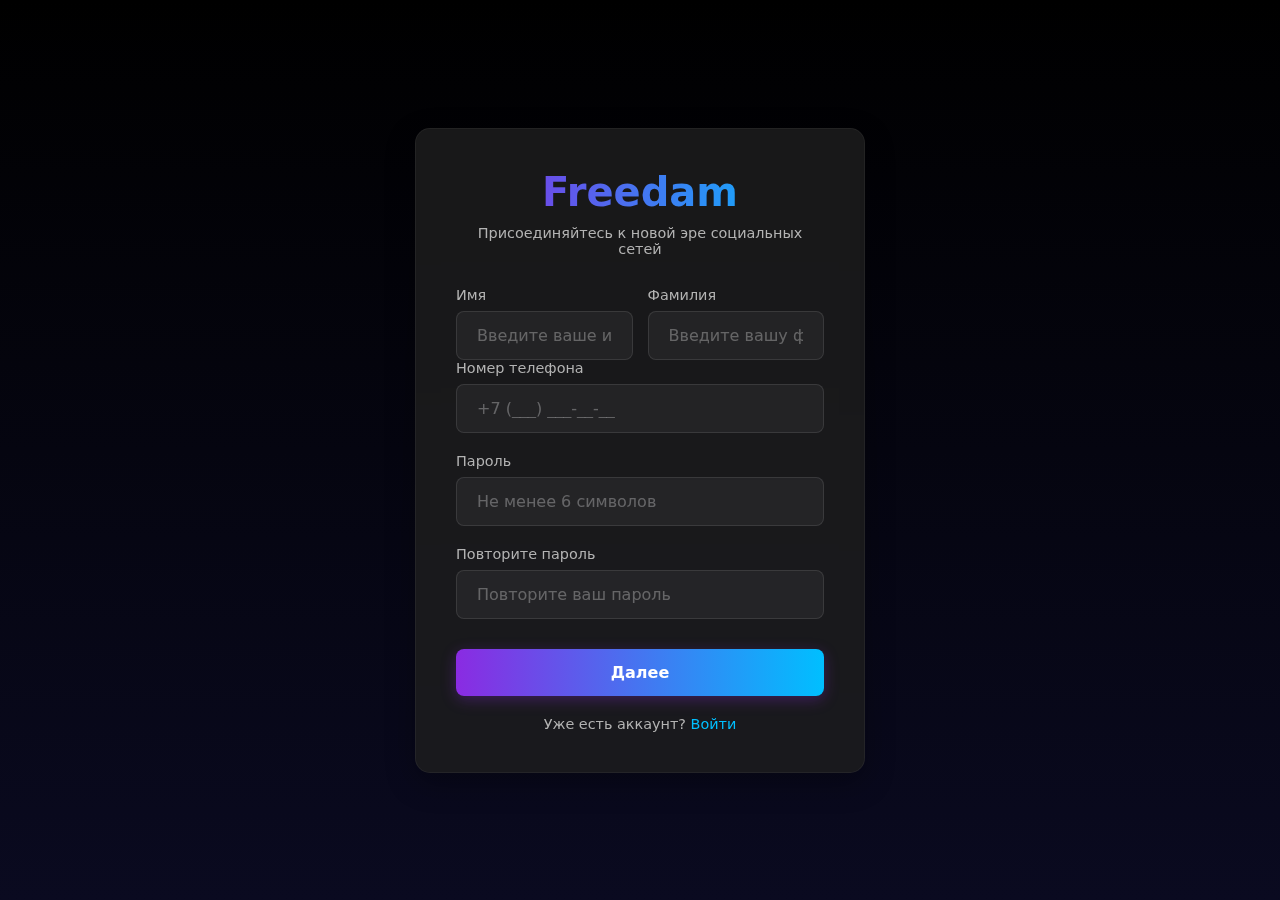
<file: index.html>
<!DOCTYPE html>
<html lang="ru">
<head>
    <meta charset="UTF-8">
    <meta name="viewport" content="width=device-width, initial-scale=1.0">
    <link rel="stylesheet" href="main.css">
    <title>Регистрация в Freedam</title>
</head>
<body>
    <div class="stars" id="stars"></div>
    
    <div class="container">
        <div class="logo">
            <h1>Freedam</h1>
            <p>Присоединяйтесь к новой эре социальных сетей</p>
        </div>
        
        <form id="registrationForm">
            <div class="name-fields">
                <div class="form-group">
                    <label for="firstName">Имя</label>
                    <input type="text" id="firstName" placeholder="Введите ваше имя" required>
                    <div id="firstNameError" class="error">Пожалуйста, введите ваше имя</div>
                </div>
                
                <div class="form-group">
                    <label for="lastName">Фамилия</label>
                    <input type="text" id="lastName" placeholder="Введите вашу фамилию" required>
                    <div id="lastNameError" class="error">Пожалуйста, введите вашу фамилию</div>
                </div>
            </div>
            
            <div class="form-group">
                <label for="phone">Номер телефона</label>
                <input type="tel" id="phone" placeholder="+7 (___) ___-__-__" required>
                <div id="phoneError" class="error">Пожалуйста, введите корректный номер телефона</div>
            </div>
            
            <div class="form-group">
                <label for="password">Пароль</label>
                <input type="password" id="password" placeholder="Не менее 6 символов" required>
                <div id="passwordError" class="error">Пароль должен содержать не менее 6 символов</div>
            </div>
            
            <div class="form-group">
                <label for="confirmPassword">Повторите пароль</label>
                <input type="password" id="confirmPassword" placeholder="Повторите ваш пароль" required>
                <div id="confirmError" class="error">Пароли не совпадают</div>
            </div>
            
            <button type="submit" class="btn">Далее</button>
        </form>
        
        <div class="login-link">
            Уже есть аккаунт? <a href="#">Войти</a>
        </div>
    </div>

    <script>
        // Генерация уникального ID пользователя
        function generateUserId() {
            return '@' + Math.floor(10000000 + Math.random() * 90000000); // Генерирует ID вида @12345678
        }

        // Создание падающих звезд
        function createStars() {
            const starsContainer = document.getElementById('stars');
            const starCount = 30;
            
            starsContainer.innerHTML = '';
            
            for (let i = 0; i < starCount; i++) {
                const star = document.createElement('div');
                star.classList.add('star');
                
                const size = Math.random() * 3 + 1;
                const posX = Math.random() * 100;
                const delay = Math.random() * 10;
                const duration = Math.random() * 15 + 5;
                const opacity = Math.random() * 0.7 + 0.3;
                const hue = Math.random() * 60 + 200;
                
                star.style.width = `${size}px`;
                star.style.height = `${size}px`;
                star.style.left = `${posX}%`;
                star.style.top = `-10px`;
                star.style.animation = `falling ${duration}s linear ${delay}s infinite`;
                star.style.opacity = opacity;
                star.style.background = `hsla(${hue}, 100%, 80%, ${opacity})`;
                
                starsContainer.appendChild(star);
            }
        }

        // Маска для телефона
        document.getElementById('phone').addEventListener('input', function(e) {
            const input = e.target;
            const cursorPosition = input.selectionStart;
            let numbers = input.value.replace(/\D/g, '');
            
            // Ограничиваем длину номера
            if (numbers.length > 11) {
                numbers = numbers.substring(0, 11);
            }
            
            let formatted = '';
            if (numbers.length > 0) {
                formatted = '+' + numbers.substring(0, 1);
                if (numbers.length > 1) {
                    formatted += ' (' + numbers.substring(1, 4);
                }
                if (numbers.length > 4) {
                    formatted += ') ' + numbers.substring(4, 7);
                }
                if (numbers.length > 7) {
                    formatted += '-' + numbers.substring(7, 9);
                }
                if (numbers.length > 9) {
                    formatted += '-' + numbers.substring(9, 11);
                }
            }
            
            input.value = formatted;
            
            // Восстанавливаем позицию курсора
            const diff = formatted.length - input.value.length;
            input.setSelectionRange(cursorPosition + diff, cursorPosition + diff);
        });

        // Обработка формы регистрации
        document.getElementById('registrationForm').addEventListener('submit', function(e) {
            e.preventDefault();
            
            const firstName = document.getElementById('firstName').value.trim();
            const lastName = document.getElementById('lastName').value.trim();
            const phone = document.getElementById('phone').value.replace(/\D/g, '');
            const password = document.getElementById('password').value;
            const confirmPassword = document.getElementById('confirmPassword').value;
            
            // Сбрасываем сообщения об ошибках
            document.querySelectorAll('.error').forEach(el => el.style.display = 'none');
            
            // Валидация
            let isValid = true;
            
            if (!firstName) {
                document.getElementById('firstNameError').style.display = 'block';
                isValid = false;
            }
            
            if (!lastName) {
                document.getElementById('lastNameError').style.display = 'block';
                isValid = false;
            }
            
            if (!phone || phone.length !== 11) {
                document.getElementById('phoneError').style.display = 'block';
                isValid = false;
            }
            
            if (!password || password.length < 6) {
                document.getElementById('passwordError').style.display = 'block';
                isValid = false;
            }
            
            if (password !== confirmPassword) {
                document.getElementById('confirmError').style.display = 'block';
                isValid = false;
            }
            
            if (isValid) {
                // Генерируем уникальный ID
                const userId = generateUserId();
                
                // Создаем объект пользователя
                const userData = {
                    id: userId,
                    firstName: firstName,
                    lastName: lastName,
                    fullName: `${firstName} ${lastName}`,
                    phone: phone,
                    password: password,
                    registered: true,
                    registrationDate: new Date().toISOString(),
                    // Дополнительные поля по умолчанию
                    avatar: 'avatar.jpg',
                    cover: '',
                    friends: [],
                    followers: [],
                    posts: [],
                    photos: [],
                    interests: [],
                    status: 'online'
                };
                
                // Сохраняем данные пользователя
                localStorage.setItem('currentUser', JSON.stringify(userData));
                
                // Сохраняем в список пользователей
                let users = JSON.parse(localStorage.getItem('users') || '[]');
                users.push(userData);
                localStorage.setItem('users', JSON.stringify(users));
                
                // Перенаправляем на страницу профиля
                window.location.href = 'main.html';
            }
        });
        
        // Инициализация при загрузке
        window.addEventListener('load', function() {
            createStars();
            
            // Проверяем, есть ли сохраненные данные
            const savedUser = localStorage.getItem('currentUser');
            if (savedUser) {
                const userData = JSON.parse(savedUser);
                if (userData.registered) {
                    window.location.href = 'main.html';
                }
            }
        });
    </script>
</body>
</html>
</file>
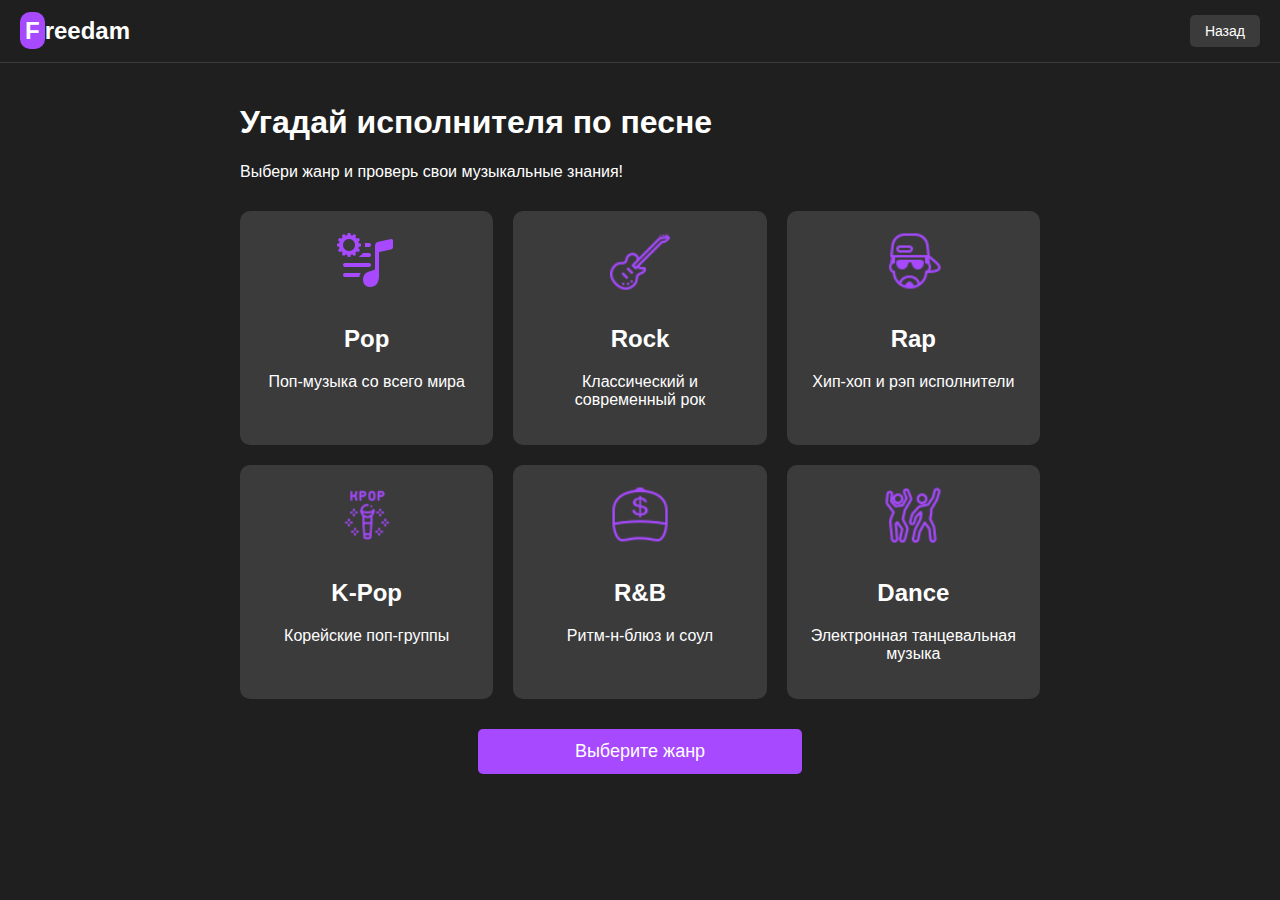
<file: play-main.html>
<!DOCTYPE html>
<html lang="ru">
<head>
    <meta charset="UTF-8">
    <meta name="viewport" content="width=device-width, initial-scale=1.0">
    <link rel="stylesheet" href="play-main.css">
    <title>Угадай исполнителя по песне</title>
</head>
<body>
    <!-- Новая шапка -->
    <div class="header">
        <h1><span>F</span>reedam</h1>
        <a href="index.html" class="back-btn">Назад</a>
    </div>

    <div class="container" id="main-menu">
        <header>
            <h1>Угадай исполнителя по песне</h1>
            <p>Выбери жанр и проверь свои музыкальные знания!</p>
        </header>

        <div class="genre-grid">
            <div class="genre-card" data-genre="pop">
                <img src="pop-icon.png.png" class="genre-icon" alt="Pop">
                <h2>Pop</h2>
                <p>Поп-музыка со всего мира</p>
            </div>

            <div class="genre-card" data-genre="rock">
                <img src="rock-icon.png.png" class="genre-icon" alt="Rock">
                <h2>Rock</h2>
                <p>Классический и современный рок</p>
            </div>

            <div class="genre-card" data-genre="rap">
                <img src="rap-icon.png.png" class="genre-icon" alt="Rap">
                <h2>Rap</h2>
                <p>Хип-хоп и рэп исполнители</p>
            </div>

            <div class="genre-card" data-genre="kpop">
                <img src="kpop-icon.png.png" class="genre-icon" alt="K-Pop">
                <h2>K-Pop</h2>
                <p>Корейские поп-группы</p>
            </div>

            <div class="genre-card" data-genre="rb">
                <img src="rb-icon.png.png" class="genre-icon" alt="R&B">
                <h2>R&B</h2>
                <p>Ритм-н-блюз и соул</p>
            </div>

            <div class="genre-card" data-genre="dance">
                <img src="dance-icon.png.png" class="genre-icon" alt="Dance">
                <h2>Dance</h2>
                <p>Электронная танцевальная музыка</p>
            </div>
        </div>

        <a href="#" class="play-btn" id="play-btn">Выберите жанр</a>
    </div>

    <script>
        document.addEventListener('DOMContentLoaded', function() {
            let selectedGenre = null;
            const genreCards = document.querySelectorAll('.genre-card');
            const playBtn = document.getElementById('play-btn');

            // Обработка выбора жанра
            genreCards.forEach(card => {
                card.addEventListener('click', function() {
                    // Убираем выделение со всех карточек
                    genreCards.forEach(c => c.classList.remove('selected'));
                    
                    // Выделяем выбранную карточку
                    this.classList.add('selected');
                    selectedGenre = this.getAttribute('data-genre');
                    
                    // Обновляем текст кнопки
                    const genreName = this.querySelector('h2').textContent;
                    playBtn.textContent = `Играть: ${genreName}`;
                });
            });

            // Обработка нажатия кнопки "Играть"
            playBtn.addEventListener('click', function(e) {
                if (!selectedGenre) {
                    e.preventDefault();
                    alert('Пожалуйста, выберите жанр!');
                    return;
                }

                // Пока перенаправляем только на рок, остальные жанры можно добавить позже
                if (selectedGenre === 'rock') {
                    window.location.href = 'play-music.html?genre=rock';
                } else {
                    e.preventDefault();
                    alert('Этот жанр пока недоступен. Выберите Rock для игры.');
                }
            });
        });
    </script>
</body>
</html>
</file>
<file: main.css>
:root {
    --primary: #8a2be2;
    --primary-dark: #6a1b9a;
    --secondary: #00bfff;
    --dark: #121212;
    --dark-light: #1e1e1e;
    --dark-lighter: #2a2a2a;
    --text: #ffffff;
    --text-secondary: #b3b3b3;
    --accent: #ff6b6b;
    --success: #4caf50;
}

* {
    margin: 0;
    padding: 0;
    box-sizing: border-box;
    font-family: 'Segoe UI', system-ui, -apple-system, sans-serif;
}

body {
    background-color: var(--dark);
    color: var(--text);
    min-height: 100vh;
    display: flex;
    justify-content: center;
    align-items: center;
    position: relative;
    overflow: hidden;
}

.stars {
    position: absolute;
    top: 0;
    left: 0;
    width: 100%;
    height: 100%;
    z-index: -1;
    pointer-events: none;
    overflow: hidden;
    background: linear-gradient(to bottom, #000000, #0a0a20);
}

.star {
    position: absolute;
    background: white;
    border-radius: 50%;
    pointer-events: none;
    animation: falling linear infinite;
    will-change: transform;
}

@keyframes falling {
    0% {
        transform: translateY(-100vh) translateX(0) rotate(0deg);
        opacity: 1;
    }
    100% {
        transform: translateY(100vh) translateX(100px) rotate(360deg);
        opacity: 0;
    }
}

.container {
    background: rgba(30, 30, 30, 0.8);
    backdrop-filter: blur(10px);
    border-radius: 15px;
    padding: 40px;
    width: 100%;
    max-width: 450px;
    box-shadow: 0 10px 30px rgba(0, 0, 0, 0.3);
    border: 1px solid rgba(255, 255, 255, 0.05);
    animation: fadeIn 0.5s ease-out;
}

.logo {
    text-align: center;
    margin-bottom: 30px;
}

.logo h1 {
    font-size: 2.5rem;
    background: linear-gradient(to right, var(--primary), var(--secondary));
    -webkit-background-clip: text;
    background-clip: text;
    color: transparent;
    margin-bottom: 10px;
}

.logo p {
    color: var(--text-secondary);
    font-size: 0.9rem;
}

.form-group {
    margin-bottom: 20px;
}

.form-group label {
    display: block;
    margin-bottom: 8px;
    color: var(--text-secondary);
    font-size: 0.9rem;
}

.form-group input {
    width: 100%;
    padding: 14px 20px;
    background: rgba(255, 255, 255, 0.05);
    border: 1px solid rgba(255, 255, 255, 0.1);
    border-radius: 8px;
    color: var(--text);
    font-size: 1rem;
    transition: all 0.3s ease;
}

.form-group input:focus {
    outline: none;
    border-color: var(--primary);
    box-shadow: 0 0 0 2px rgba(138, 43, 226, 0.3);
}

.form-group input::placeholder {
    color: rgba(255, 255, 255, 0.3);
}

.name-fields {
    display: flex;
    gap: 15px;
}

.name-fields .form-group {
    flex: 1;
    margin-bottom: 0;
}

.btn {
    width: 100%;
    padding: 14px;
    background: linear-gradient(to right, var(--primary), var(--secondary));
    color: white;
    border: none;
    border-radius: 8px;
    font-size: 1rem;
    font-weight: 600;
    cursor: pointer;
    transition: all 0.3s ease;
    margin-top: 10px;
    box-shadow: 0 4px 15px rgba(138, 43, 226, 0.3);
}

.btn:hover {
    transform: translateY(-2px);
    box-shadow: 0 6px 20px rgba(138, 43, 226, 0.4);
}

.login-link {
    text-align: center;
    margin-top: 20px;
    color: var(--text-secondary);
    font-size: 0.9rem;
}

.login-link a {
    color: var(--secondary);
    text-decoration: none;
    font-weight: 500;
}

.login-link a:hover {
    text-decoration: underline;
}

.error {
    color: var(--accent);
    font-size: 0.8rem;
    margin-top: 5px;
    display: none;
}

@keyframes fadeIn {
    from { opacity: 0; transform: translateY(20px); }
    to { opacity: 1; transform: translateY(0); }
}

@media (max-width: 480px) {
    .container {
        padding: 30px 20px;
        margin: 20px;
    }

    .logo h1 {
        font-size: 2rem;
    }

    .name-fields {
        flex-direction: column;
        gap: 20px;
    }
}
</file>
<file: play-main.css>
.header {
    background-color: #1f1f1f;
    padding: 15px 20px;
    display: flex;
    justify-content: space-between;
    align-items: center;
    border-bottom: 1px solid #3b3b3b;
}

.header h1 {
    color: white;
    margin: 0;
    font-size: 24px;
}

.header h1 span {
    background-color: rgb(167, 74, 255);
    padding: 5px;
    border-radius: 10px;
}

.back-btn {
    background-color: #3b3b3b;
    color: white;
    border: none;
    padding: 8px 15px;
    border-radius: 5px;
    cursor: pointer;
    text-decoration: none;
    font-size: 14px;
    transition: background-color 0.3s;
}

.back-btn:hover {
    background-color: #4a4a4a;
}

/* Остальные стили */
body {
    margin: 0;
    padding: 0;
    font-family: Arial, sans-serif;
    background-color: #1f1f1f;
    color: white;
}

.container {
    max-width: 800px;
    margin: 0 auto;
    padding: 20px;
}

.genre-grid {
    display: grid;
    grid-template-columns: repeat(auto-fill, minmax(200px, 1fr));
    gap: 20px;
    margin: 30px 0;
}

.genre-card {
    background-color: #3b3b3b;
    border-radius: 10px;
    padding: 20px;
    text-align: center;
    cursor: pointer;
    transition: transform 0.3s, background-color 0.3s;
}

.genre-card:hover {
    transform: translateY(-5px);
    background-color: #4a4a4a;
}

.genre-card.selected {
    background-color: rgb(167, 74, 255);
}

.genre-icon {
    width: 60px;
    height: 60px;
    margin: 0 auto 10px;
    object-fit: contain;
}

.play-btn {
    display: block;
    width: 100%;
    max-width: 300px;
    margin: 30px auto;
    padding: 12px;
    background-color: rgb(167, 74, 255);
    color: white;
    border: none;
    border-radius: 5px;
    font-size: 18px;
    cursor: pointer;
    text-align: center;
    text-decoration: none;
    transition: background-color 0.3s;
}

.play-btn:hover {
    background-color: rgb(140, 50, 230);
}

@media (max-width: 600px) {
    .genre-grid {
        grid-template-columns: 1fr;
    }
}
</file>
